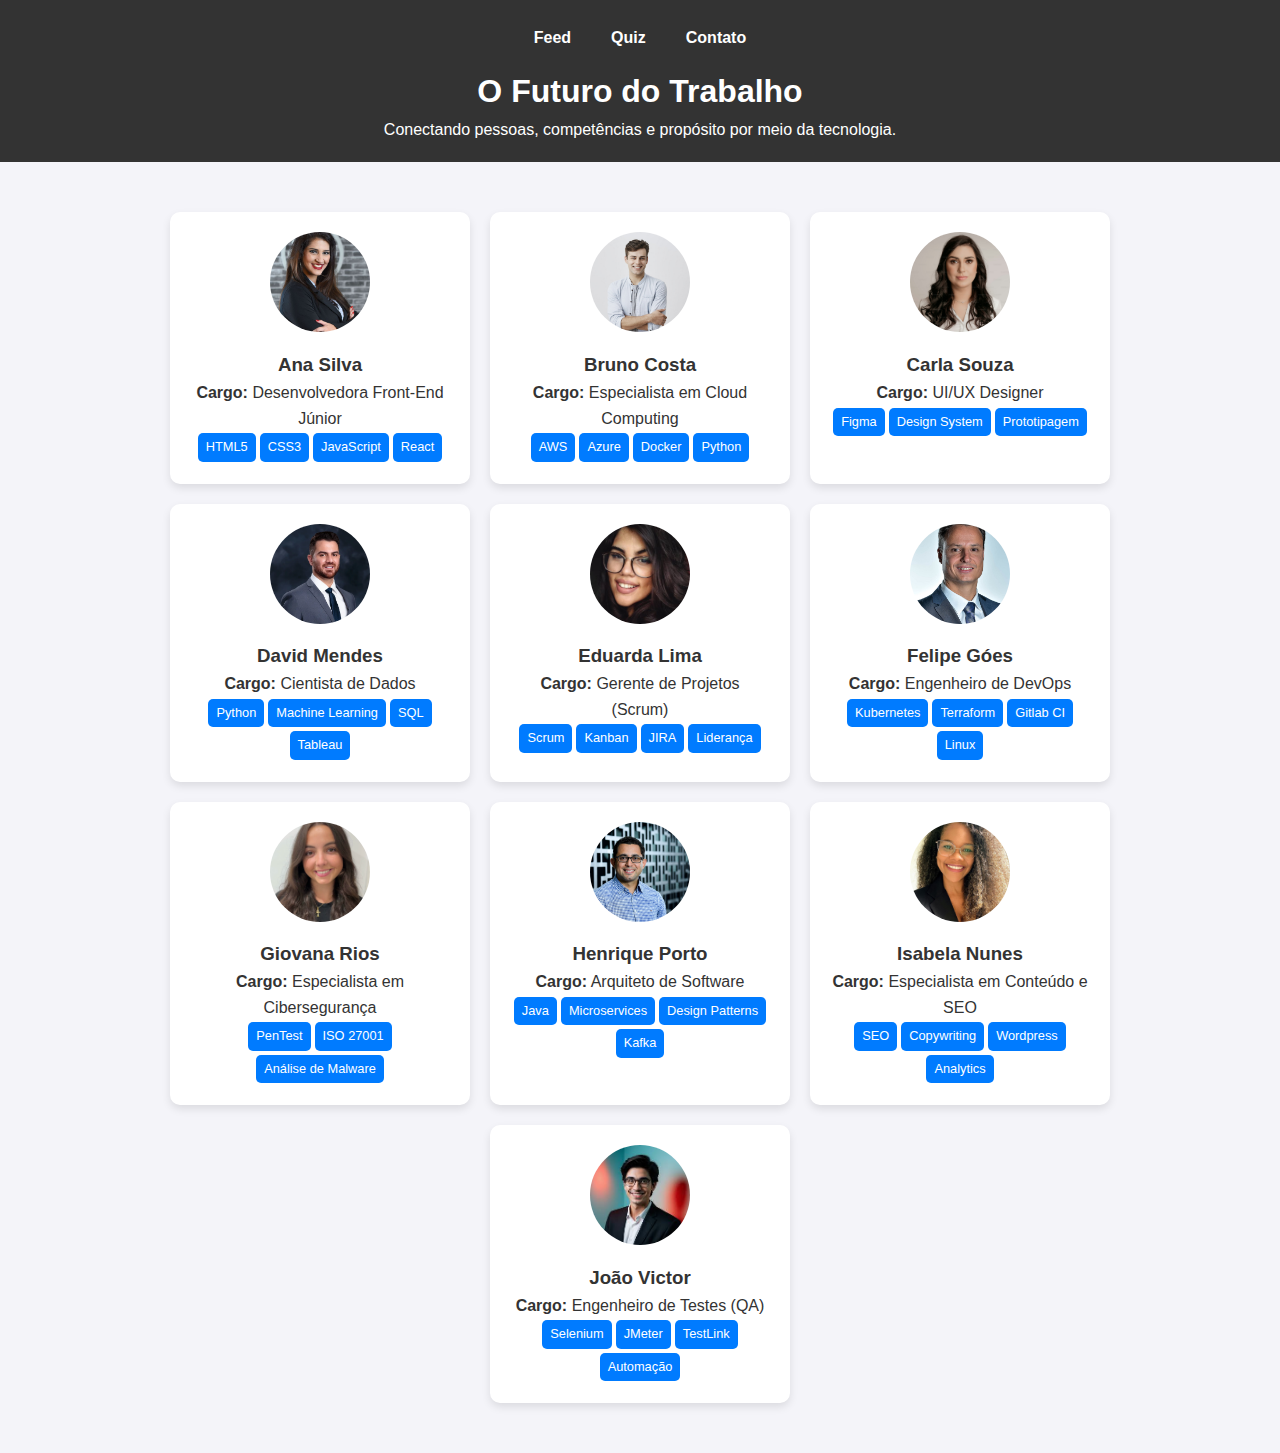
<file: index.html>
<!DOCTYPE html>
<html lang="pt-BR">

<head>
    <meta charset="UTF-8">
    <meta name="viewport" content="width=device-width, initial-scale=1.0">
    <title>Global Solution - Feed</title>
    <link rel="stylesheet" href="./src/css/layout.css">
    <link rel="stylesheet" href="./src/css/effects.css">
</head>

<body>
    <header class="header">
        <nav class="main-nav">
            <a href="index.html">Feed</a>
            <a href="./src/pages/quizz.html">Quiz</a>
            <a href="./src/pages/contato.html">Contato</a>
        </nav>
        <h1>O Futuro do Trabalho</h1>
        <p>Conectando pessoas, competências e propósito por meio da tecnologia.</p>
    </header>

    <main class="container">
        <section class="professionals-list" id="professionals-list">
        </section>

    </main>

    <script src="./js/script.js"></script>
</body>

</html>
</file>
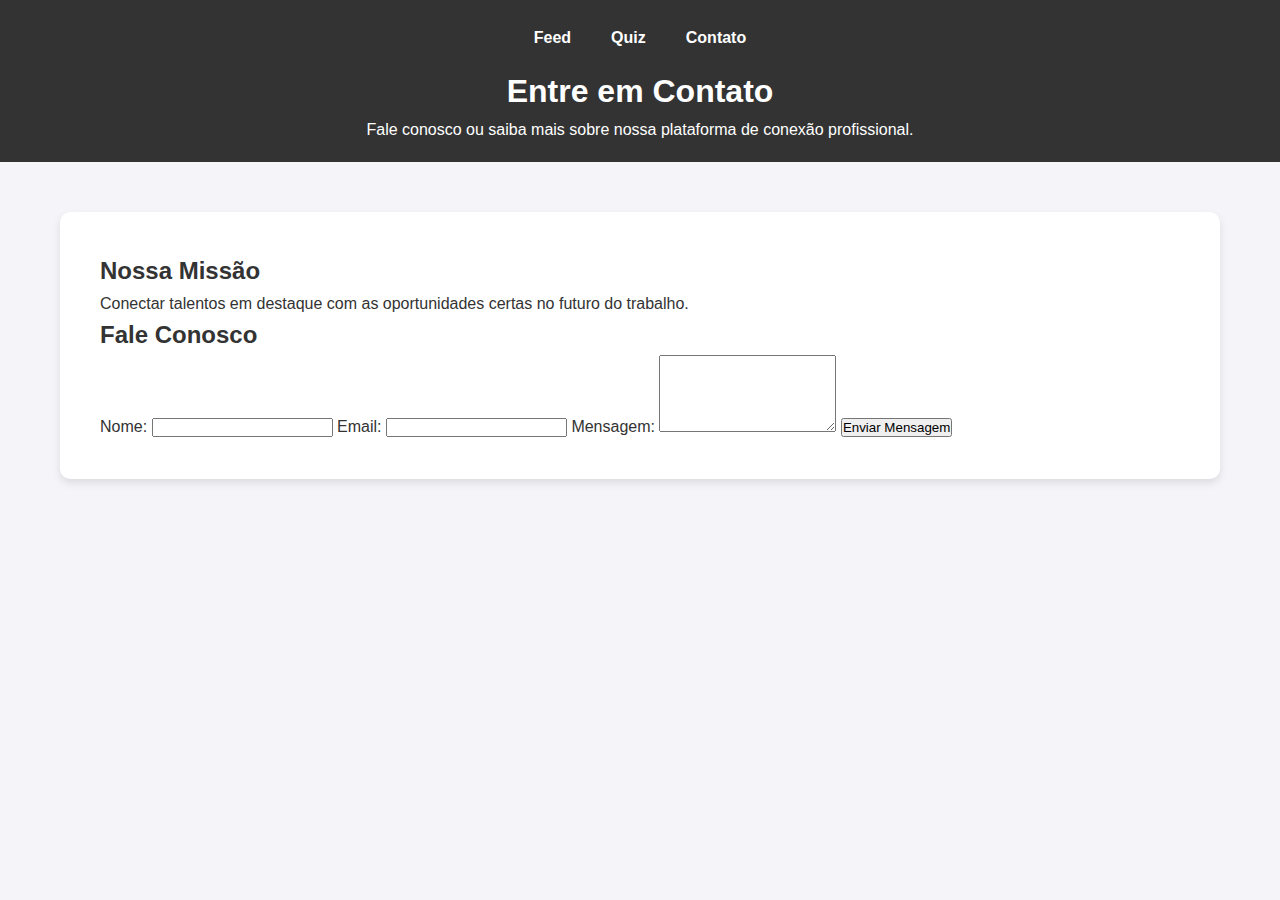
<file: src/pages/contato.html>
<!DOCTYPE html>
<html lang="pt-BR">

<head>
    <meta charset="UTF-8">
    <meta name="viewport" content="width=device-width, initial-scale=1.0">
    <title>Contato & Sobre</title>
    <link rel="stylesheet" href="../css/layout.css">
    <link rel="stylesheet" href="../css/effects.css">
</head>

<body>
    <header class="header">
        <nav class="main-nav">
            <a href="../../index.html">Feed</a>
            <a href="./quizz.html">Quiz</a>
            <a href="./contato.html">Contato</a>
        </nav>
        <h1>Entre em Contato</h1>
        <p>Fale conosco ou saiba mais sobre nossa plataforma de conexão profissional.</p>
    </header>

    <main class="container">
        <section class="contact-info">
            <h2>Nossa Missão</h2>
            <p>Conectar talentos em destaque com as oportunidades certas no futuro do trabalho.</p>

            <h2>Fale Conosco</h2>
            <form class="contact-form">
                <label for="name">Nome:</label>
                <input type="text" id="name" required>

                <label for="email">Email:</label>
                <input type="email" id="email" required>

                <label for="message">Mensagem:</label>
                <textarea id="message" rows="5" required></textarea>

                <button type="submit">Enviar Mensagem</button>
            </form>
        </section>
    </main>

    <script src="/js/script.js"></script>
</body>

</html>
</file>
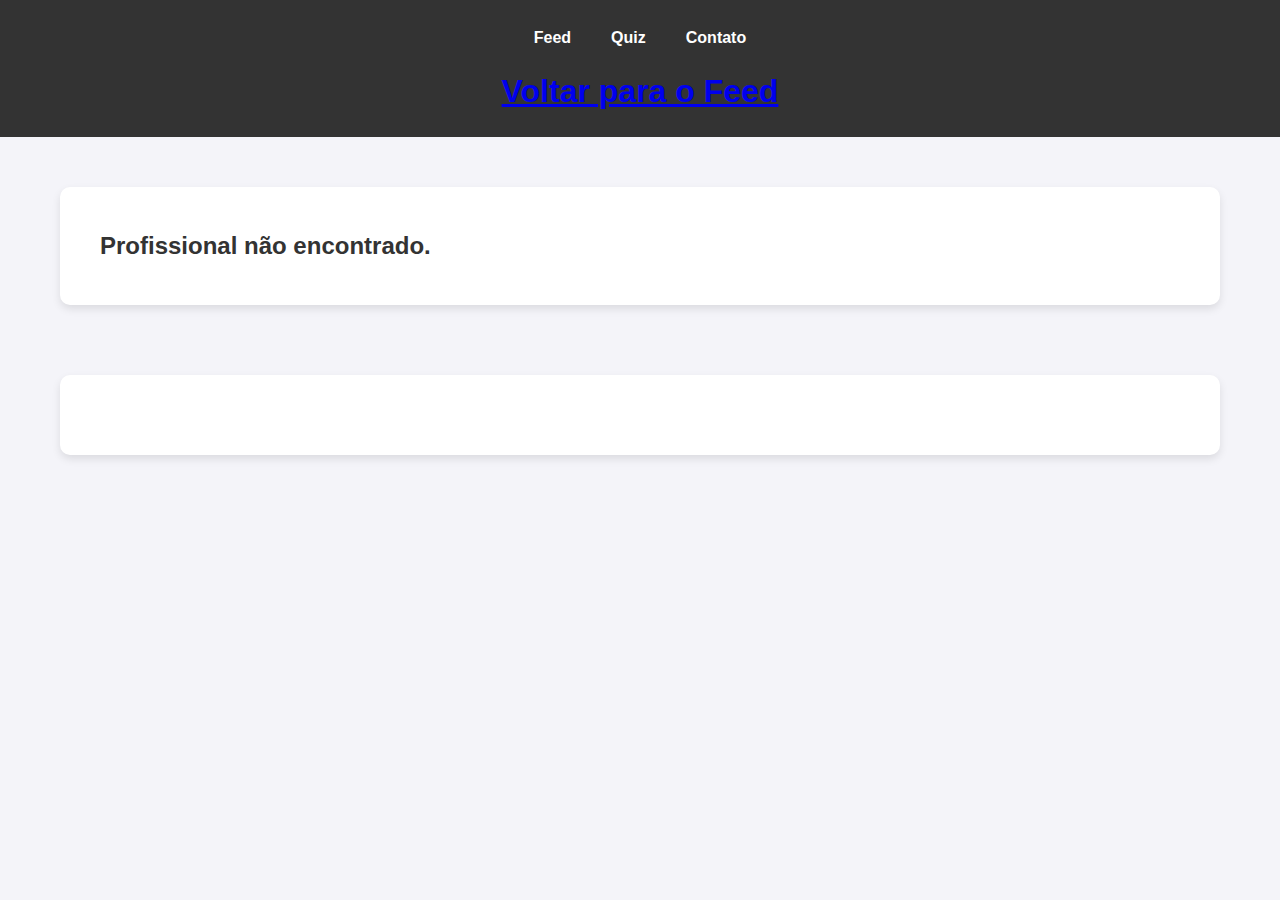
<file: src/pages/perfil.html>
<!DOCTYPE html>
<html lang="pt-BR">

<head>
    <meta charset="UTF-8">
    <meta name="viewport" content="width=device-width, initial-scale=1.0">
    <title>Perfil do Profissional</title>
    <link rel="stylesheet" href="../css/layout.css">
    <link rel="stylesheet" href="../css/effects.css">
</head>

<body>
    <header class="header">
        <nav class="main-nav">
            <a href="../../index.html">Feed</a>
            <a href="./quizz.html">Quiz</a>
            <a href="./contato.html">Contato</a>
        </nav>
        <a href="../../index.html">
            <h1>Voltar para o Feed</h1>
        </a>
    </header>

    <main class="container">
        <section id="profile-container">
        </section>
    </main>

    <script src="../../js/script.js"></script>
    <script src="../../js/perfil-script.js"></script>

    <main class="container">
        <section id="profile-container"></section>
    </main>

    <div id="notification-bar"></div>

    <script src="../../js/script.js"></script>
    <script src="../../js/perfil-script.js"></script>
</body>

</html>
</file>
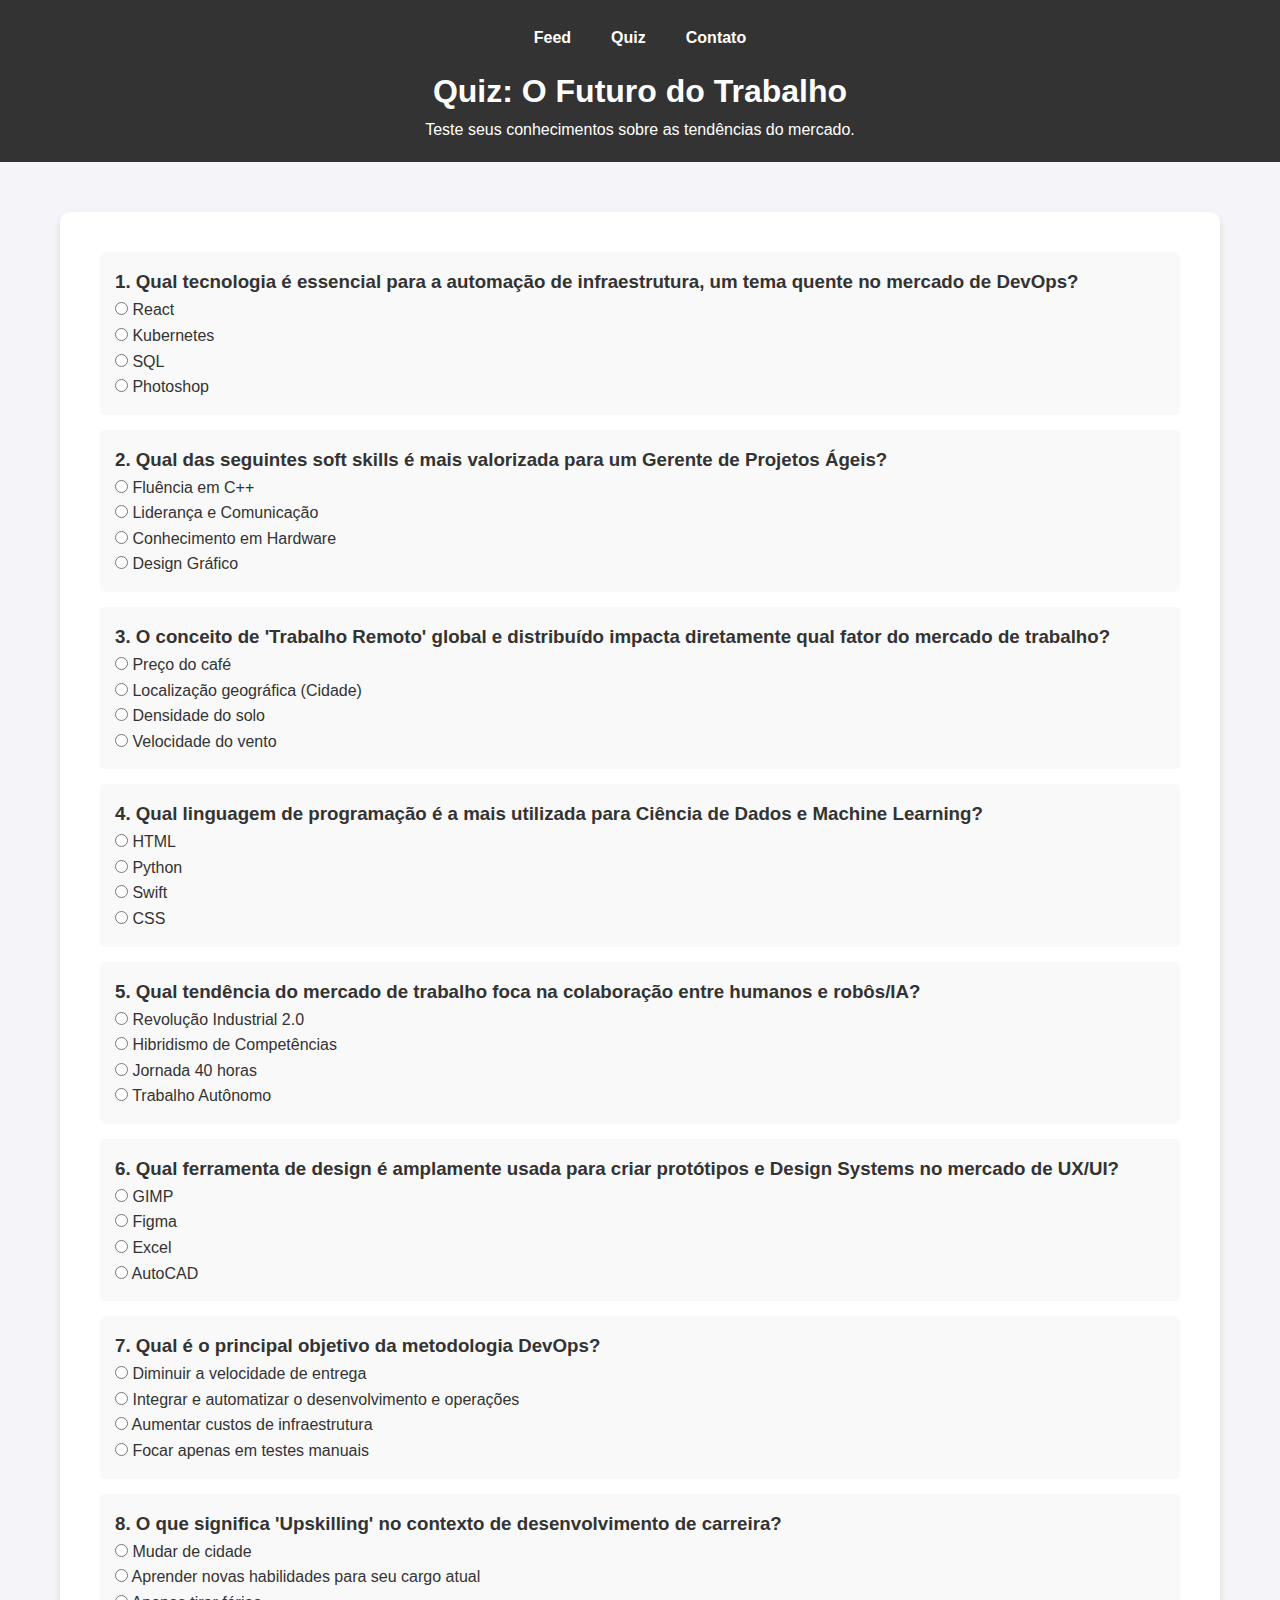
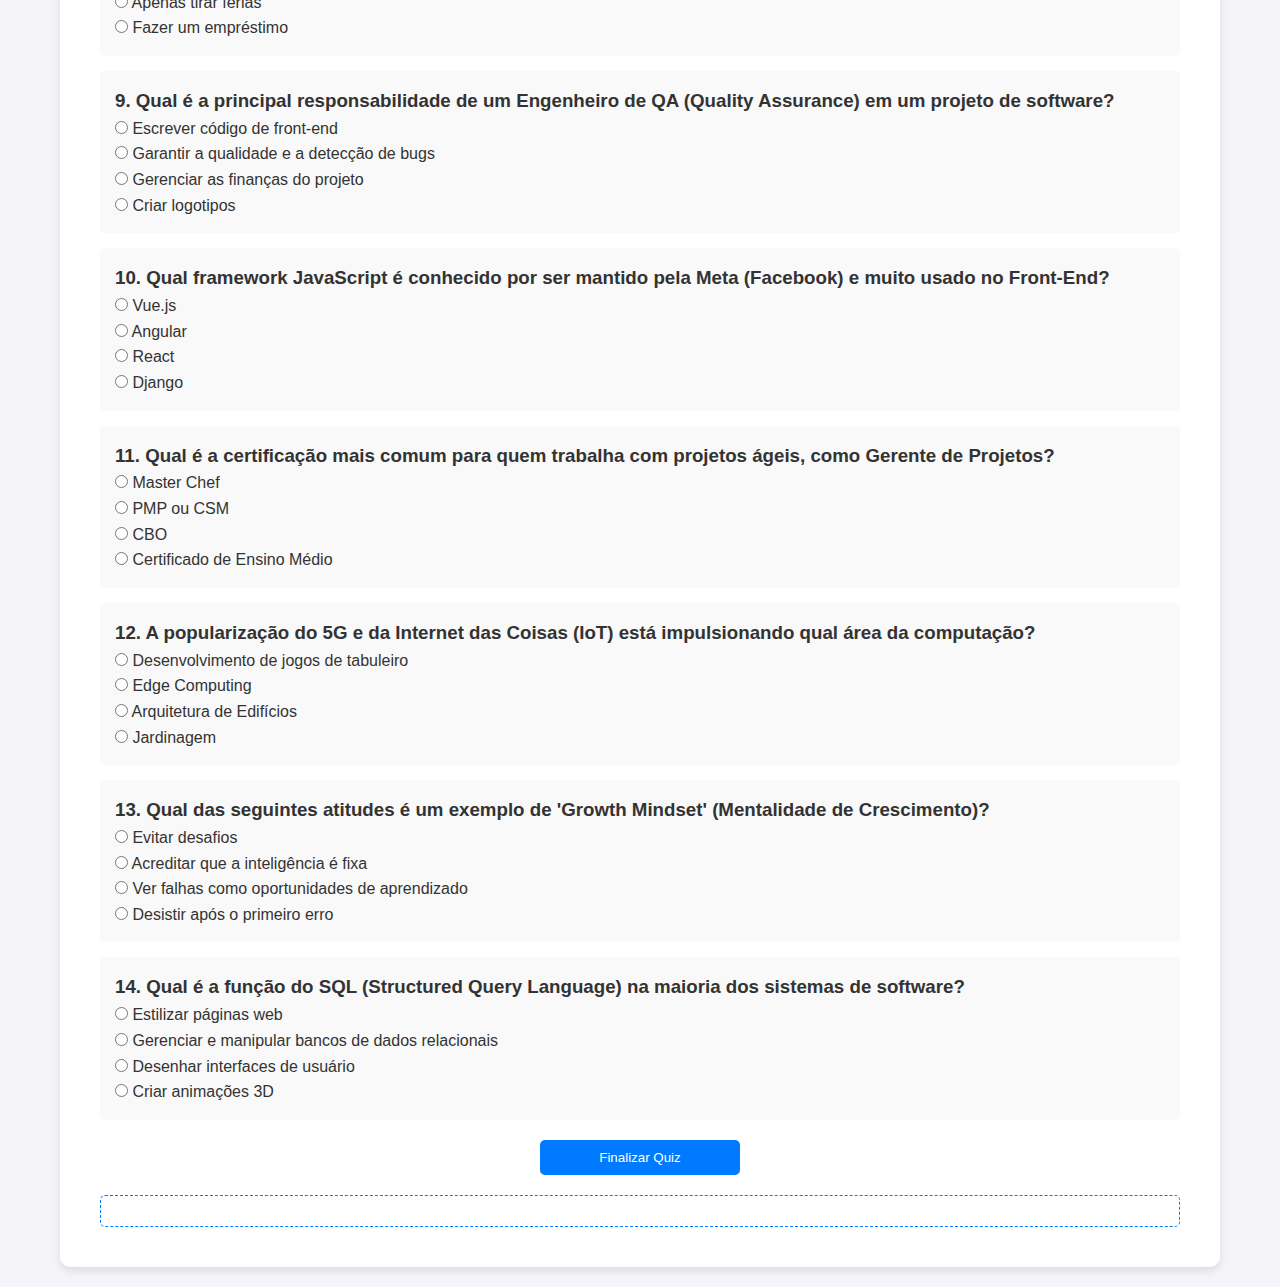
<file: src/pages/quizz.html>
<!DOCTYPE html>
<html lang="pt-BR">

<head>
    <meta charset="UTF-8">
    <meta name="viewport" content="width=device-width, initial-scale=1.0">
    <title>Quiz</title>
    <link rel="stylesheet" href="../css/layout.css">
    <link rel="stylesheet" href="../css/effects.css">
</head>

<body>
    <header class="header">
        <nav class="main-nav">
            <a href="../../index.html">Feed</a>
            <a href="./quizz.html">Quiz</a>
            <a href="./contato.html">Contato</a>
        </nav>
        <h1>Quiz: O Futuro do Trabalho</h1>
        <p>Teste seus conhecimentos sobre as tendências do mercado.</p>
    </header>

    <main class="container">
        <section class="quiz-content">
            <form id="quiz-form"></form>
            <button id="submit-quiz">Finalizar Quiz</button>
            <div id="quiz-results"></div>
        </section>
    </main>

    <script src="/js/script.js"></script>
    <script src="/js/quiz-script.js"></script>
</body>

</html>
</file>
<file: src/css/layout.css>
* {
    margin: 0;
    padding: 0;
    box-sizing: border-box;
    font-family: sans-serif;
}

body {
    background-color: #f4f4f9;
    color: #333;
    line-height: 1.6;
}

.container {
    max-width: 1200px;
    margin: 0 auto;
    padding: 20px;
}

.header {
    background-color: #333;
    color: white;
    padding: 20px 0;
    text-align: center;
}

.main-nav {
    display: flex;
    justify-content: center;
    gap: 20px;
    margin-bottom: 10px;
}

.main-nav a {
    color: white;
    text-decoration: none;
    font-weight: bold;
    padding: 5px 10px;
    border-radius: 5px;
}

.professionals-list {
    display: flex;
    flex-wrap: wrap;
    gap: 20px;
    justify-content: center;
    padding: 30px 0;
}

.card {
    background-color: #fff;
    padding: 20px;
    border-radius: 10px;
    box-shadow: 0 4px 8px rgba(0, 0, 0, 0.1);
    width: 300px;
    text-align: center;
    cursor: pointer;
    overflow: hidden;
}

.card img {
    width: 100px;
    height: 100px;
    border-radius: 50%;
    object-fit: cover;
    margin-bottom: 10px;
}

.skills span {
    display: inline-block;
    background-color: #007bff;
    color: white;
    padding: 4px 8px;
    border-radius: 5px;
    font-size: 0.8em;
    margin: 2px;
}

#profile-container,
.quiz-content,
.contact-info {
    background-color: #fff;
    padding: 40px;
    border-radius: 10px;
    box-shadow: 0 4px 8px rgba(0, 0, 0, 0.1);
    margin-top: 30px;
}

.profile-header {
    text-align: center;
    margin-bottom: 30px;
}

.profile-header img {
    width: 150px;
    height: 150px;
    border-radius: 50%;
    margin-bottom: 15px;
}

.slideshow-sections .slide {
    padding: 20px;
    margin-bottom: 15px;
    border: 1px solid #eee;
    border-radius: 5px;
}

.action-buttons {
    text-align: center;
    margin-top: 20px;
}

.action-buttons button,
#submit-quiz,
#send-contact {
    padding: 10px 20px;
    margin: 5px;
    border: none;
    border-radius: 5px;
    color: white;
    cursor: pointer;
}

#recommend-button {
    background-color: #28a745;
}

#message-button {
    background-color: #007bff;
}

.quiz-question {
    background-color: #f9f9f9;
    padding: 15px;
    margin-bottom: 15px;
    border-radius: 5px;
}

#submit-quiz,
#send-contact {
    display: block;
    width: 200px;
    margin: 20px auto;
    background-color: #007bff;
}

#quiz-results {
    margin-top: 20px;
    padding: 15px;
    border: 1px dashed #007bff;
    border-radius: 5px;
    text-align: center;
}

#notification-bar {
    visibility: hidden;
    min-width: 250px;
    background-color: #333;
    color: #fff;
    text-align: center;
    border-radius: 5px;
    padding: 16px;
    position: fixed;
    z-index: 100;
    left: 50%;
    bottom: 30px;
    transform: translateX(-50%);
    font-size: 1em;
    opacity: 0;
    transition: opacity 0.5s, visibility 0.5s;
}

#notification-bar.show {
    visibility: visible;
    opacity: 1;
}

#notification-bar.success {
    background-color: #28a745;
}

#notification-bar.message {
    background-color: #007bff;
}
</file>
<file: src/css/effects.css>
.main-nav a {
    transition: background-color 0.3s;
}

.main-nav a:hover {
    background-color: #007bff;
}

.card {
    transition: transform 0.3s ease-in-out, box-shadow 0.3s ease-in-out;
}

.card:hover {
    transform: translateY(-5px) scale(1.02);
    box-shadow: 0 10px 20px rgba(0, 0, 0, 0.15);
}

@keyframes pulse {
    0% {
        box-shadow: 0 0 0 0 rgba(0, 123, 255, 0.4);
    }
    70% {
        box-shadow: 0 0 0 10px rgba(0, 123, 255, 0);
    }
    100% {
        box-shadow: 0 0 0 0 rgba(0, 123, 255, 0);
    }
}

#message-button {
    animation: pulse 2s infinite;
}

.action-buttons button,
#submit-quiz,
#send-contact {
    transition: opacity 0.3s;
}

.action-buttons button:hover,
#submit-quiz:hover,
#send-contact:hover {
    opacity: 0.8;
}
</file>
